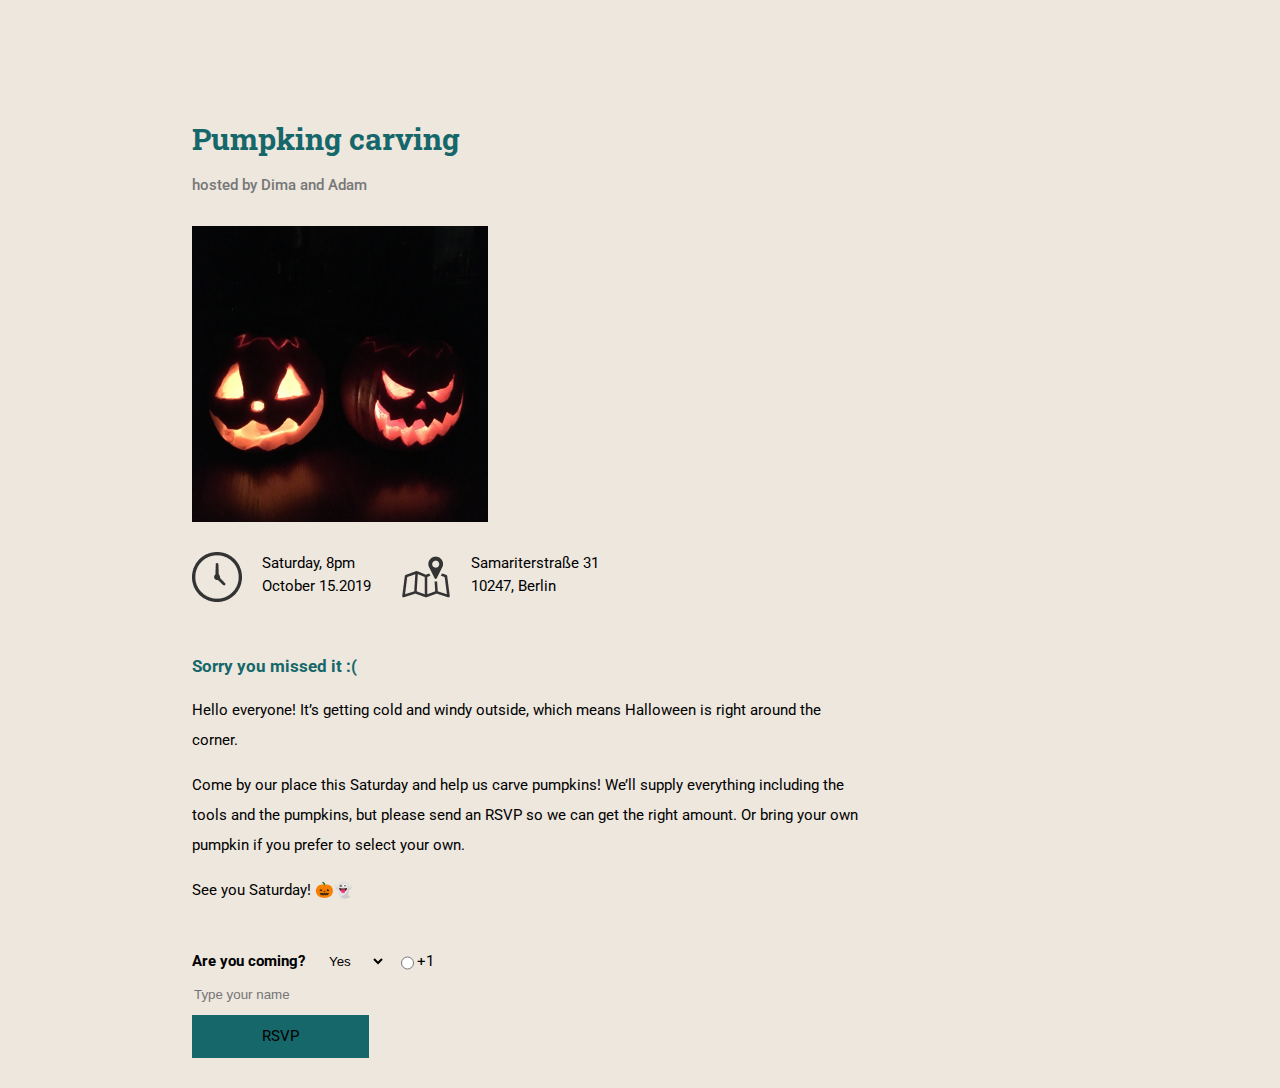
<file: EVENT PAGE/index.html>
<!DOCTYPE html>
<html lang="en" dir="ltr">
  <head>
    <meta charset="utf-8">
    <meta name="viewport" content="width=device-width">
    <title>Event Website</title>
    <link rel="stylesheet" href="event-page2.css">
  </head>
  <body>
    <header>
      <div class="container">
        <div id="event-name">
          <h1>Pumpking carving</h1>
        </div>
        <div id="host-box">
          <h6>hosted by Dima and Adam</h6>
        </div>
      </div>
    </header>
    <section id="img-section">
      <div class="container">
        <div id="event-img">
          <img src="pumpkin photo.png" alt="pumpking-img">
        </div>
      </div>
    </section>
    <section id="date-location">
      <div class="container">
        <div class="box">
          <img src="np_clock_2904983_000000 1.png" alt="clock-img">
          <p>Saturday, 8pm<br>October 15.2019</p>
        </div>
        <div class="box">
          <img src="np_map_1854991_000000 1.png" alt="map-img">
          <p>Samariterstraße 31 <br> 10247, Berlin</p>
        </div>
      </div>
    </section>
    <section id="content">
      <div class="container">
        <div id="date">
        </div>
        <div class="box-content">
          <p>Hello everyone! It’s getting cold and windy outside, which means Halloween is right around the corner.</p>

          <p>Come by our place this Saturday and help us carve pumpkins! We’ll supply everything including the tools and the pumpkins, but please send an RSVP so we can get the right amount. Or bring your own pumpkin if you prefer to select your own.</p>

          <p>See you Saturday! 🎃👻</p>
        </div>
      </div>
    </section>
    <section class="container">
    <iframe name="hidden_iframe" id="hidden_iframe" onload="if(submitted) {window.location='index.html';}"></iframe>

      <form id="form" class="post" action="https://docs.google.com/forms/d/e/1FAIpQLSdmKUVtSw6gVlaDfduZsHyWJrQ1hZ7bhkmdBFR30h6zENtxfw/formResponse" method="post" target="hidden_iframe" onsubmit="submitted=true;">
        <div class="select-form">
          <h4 id="answer">Are you coming?</h4>
          <select name="entry.668466411" required>
            <option  value="Yes">Yes</option>
            <option  value="No">No</option>
            <option  value="Maybe">Maybe</option>
          </select>
          <input type="radio" name= "entry.1145866493" value="+1">+1
        </div>
        <div class="input">
          <input class="inside-input" type="text" name= "entry.1502333987" placeholder="Type your name">
        </div>
        <div class="button">
          <button id="messege" type="submit" name="submit">RSVP</button>
        </div>
      </form>

    </section>
    <script>
      today=new Date();
      var pokerDate = new Date('Oct 31, 2019 20:00:00');

      var one_day=1000*60*60*24;

      var daysAway = Math.ceil((pokerDate.getTime() - today.getTime())/(one_day));
      console.log("daysAway", daysAway)

      var daysAwayMsg = "";

      if (daysAway < 1) {
        daysAwayMsg = "Sorry you missed it :(";
      } else if (daysAway == 1) {
        daysAwayMsg = "OMG it's today!";
      } else if (daysAway == 2) {
        daysAwayMsg = "It's tomorrow";
      } else {
        daysAwayMsg = "It's in " + daysAway + " days";
      }

      var date = document.getElementById('date');
      date.innerHTML = daysAwayMsg;
    </script>
    <script >
      var submitted=false;
    </script>

  </body>
</html>
</file>
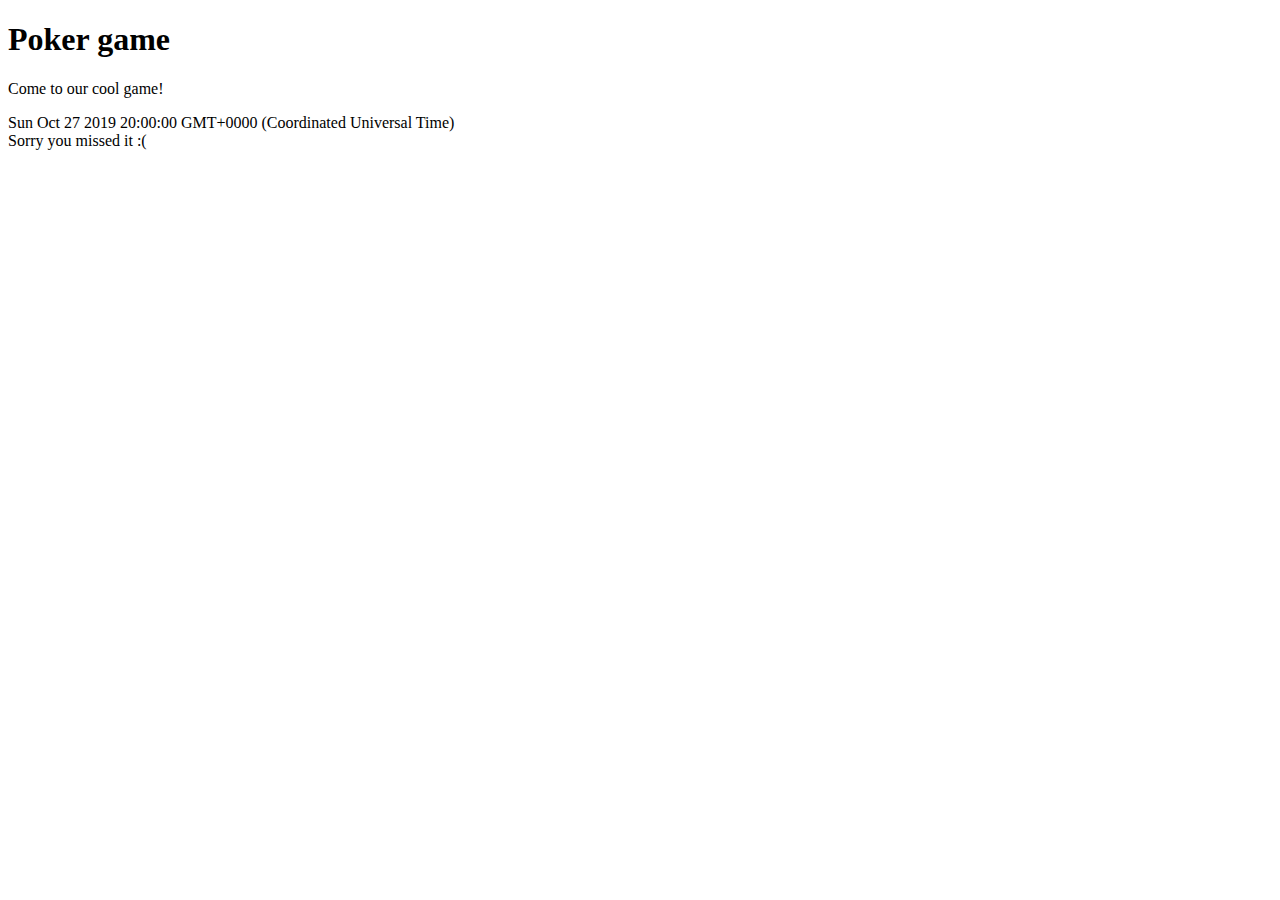
<file: EVENT PAGE/index (1).html>
<!DOCTYPE html>
<html>
<body>
  <h1>Poker game</h1>
  <p>Come to our cool game!</p>
  <div id="date">Oct 30, 2019 20:00</div>
  <div id="timeUntil">1 year away</div>

  <script>
    today=new Date();
    var pokerDate = new Date('Oct 27, 2019 20:00:00');

    var one_day=1000*60*60*24;

    var daysAway = Math.ceil((pokerDate.getTime() - today.getTime())/(one_day));
    console.log("daysAway", daysAway)

    var daysAwayMsg = "";

    if (daysAway < 1) {
      daysAwayMsg = "Sorry you missed it :(";
    } else if (daysAway == 1) {
      daysAwayMsg = "OMG it's today!";
    } else if (daysAway == 2) {
      daysAwayMsg = "It's tomorrow";
    } else {
      daysAwayMsg = "It's in " + daysAway + " days";
    }

    var date = document.getElementById('date');
    date.innerHTML = pokerDate;

    var timeUntil = document.getElementById('timeUntil');
    timeUntil.innerHTML = daysAwayMsg;
  </script>
</body>
</html>
</file>
<file: EVENT PAGE/event-page2.css>
@import url('https://fonts.googleapis.com/css?family=Roboto|Roboto+Slab&display=swap');
body{
  padding: 0;
  margin: 0;
  background: #EDE7DE;
  font: 15px/1.5 'Roboto';

}
/*Global*/
.container{
  margin-left: 15%;
  margin-right: 15%;
  margin-bottom: 30px;
  display: flex;
  flex-direction: column;
  justify-content: space-between;
  align-items: flex-start;
  flex-wrap: wrap;
  overflow: hidden;
}
/*Header*/
header{
  padding-top: 107px;
  min-height: 50px;
}
header h1{
  color: #16676A;
  font-family: 'Roboto Slab', serif;
  font-weight: bold;
  line-height: 63px;
  margin: 0;
  padding: 0;
}
header h6{
  color: #777777;
  font-weight: 500;
  font-size: 15px;
  line-height: 21px;
  margin-top: 5px;
  margin-bottom: 0;
}

#event-img {
  display: flex;
}
#event-img img{
  width: 100%;
  object-fit: contain;
}
#date-location .container{
  display: flex;
  flex-direction: row;
  align-items: flex-start;
  justify-content: flex-start;
}

#date-location .box{
  padding: 0;
  display: flex;
  flex-direction: row;
  flex-wrap: wrap;
  justify-content: flex-start;
  align-items: flex-start;
  margin-right: 30px;

}

#date-location .box img{
  margin-right: 20px;
  margin-bottom: 20px;
}
#date-location .box p{
  margin: 0;
}

#content h5{
  color: #16676A;
  font-size: 17px;
  line-height: 28px;
  margin: 0;
}
#content p{
  line-height: 2em;
  text-align:left;
  max-width: 42rem;
}

span{
   padding: 15px;
   border-radius: 3px;
   background: #00816A;
 }
#date{
  font-family: 'Roboto';
  color: #16676A;
  font-size: 17px;
  line-height: 28px;
  font-weight: bold;
}
.select-form{
  display: flex;
  flex-direction: row;
  outline: none;
  flex-wrap: wrap;

}
#answer{
  padding: 0;
  margin: 0;
  padding-right: 20px;
}
.input{
  margin-top: 10px;

}
.inside-input{
  background-color:#EDE7DE;
  border: none;
  outline: none;

}
select{
  background-color:#EDE7DE;
  border: none;
  outline: none;
  margin-right: 10px;
}

button{
  display: flex;
  background-color: #16676A;
  color: black;
  border: none;
  font: 15px/1.5 'Roboto';
  padding: 10px 70px;
  margin-top: 10px;
  outline: none;

}
iframe{
  display: none;
}
</file>
